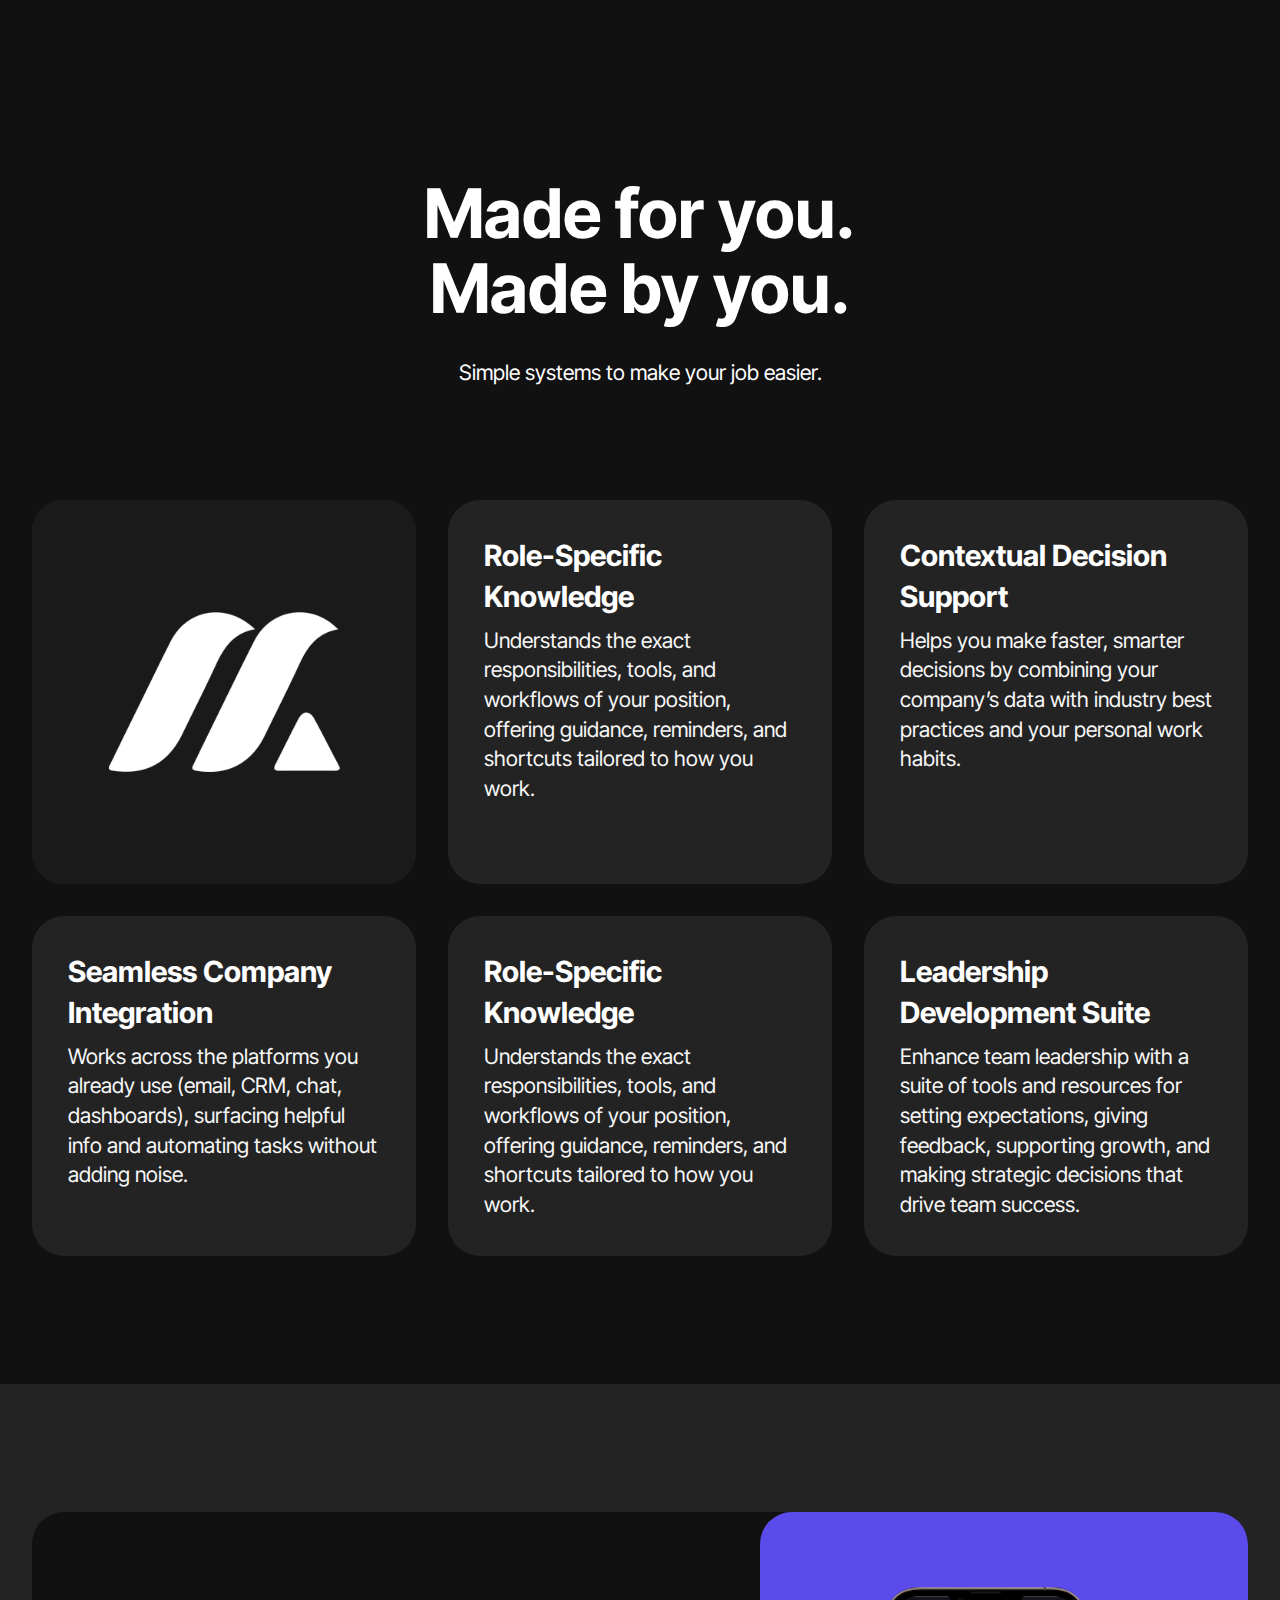
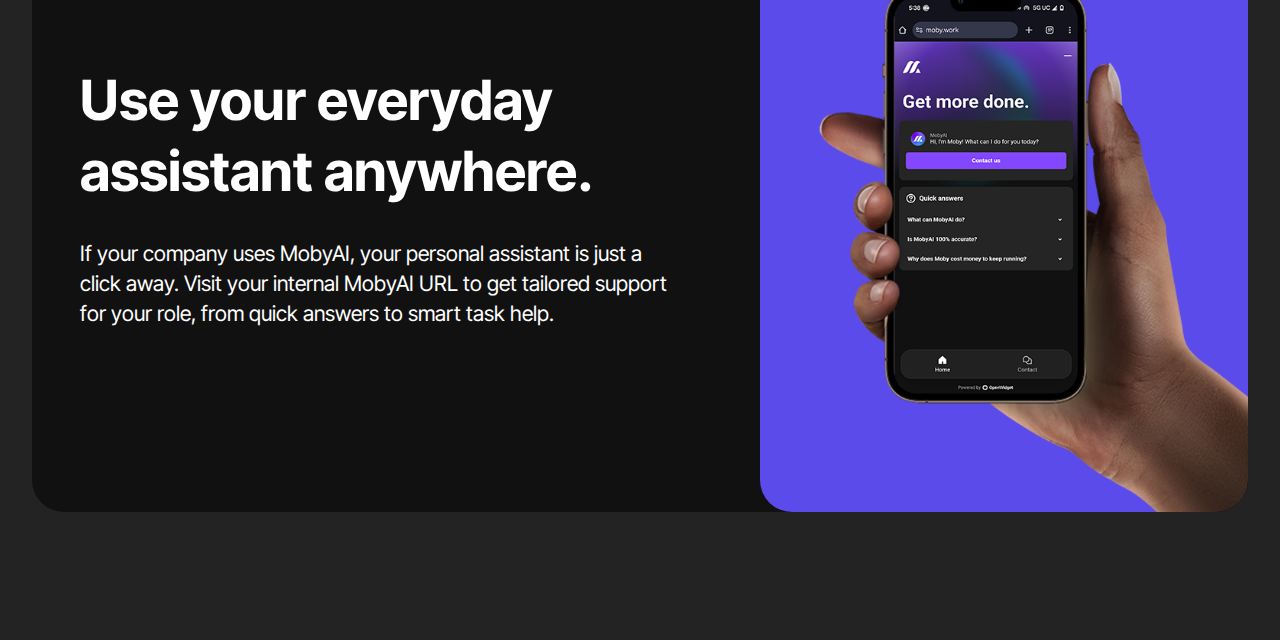
<file: MobyAI.html>
<!DOCTYPE html>
<html  >
<head>
  <meta charset="UTF-8">
  <meta http-equiv="X-UA-Compatible" content="IE=edge">
  <meta name="generator" content="Mobirise v6.0.6, mobirise.com">
  <meta name="viewport" content="width=device-width, initial-scale=1, minimum-scale=1">
  <link rel="shortcut icon" href="assets/images/comapny-headshot-1.png" type="image/x-icon">
  <meta name="description" content="">
  
  
  <title>MobyAI</title>
  <link rel="stylesheet" href="assets/bootstrap/css/bootstrap.min.css">
  <link rel="stylesheet" href="assets/bootstrap/css/bootstrap-grid.min.css">
  <link rel="stylesheet" href="assets/bootstrap/css/bootstrap-reboot.min.css">
  <link rel="stylesheet" href="assets/theme/css/style.css">
  <link rel="preload" href="https://fonts.googleapis.com/css?family=Inter+Tight:100,200,300,400,500,600,700,800,900,100i,200i,300i,400i,500i,600i,700i,800i,900i&display=swap" as="style" onload="this.onload=null;this.rel='stylesheet'">
  <noscript><link rel="stylesheet" href="https://fonts.googleapis.com/css?family=Inter+Tight:100,200,300,400,500,600,700,800,900,100i,200i,300i,400i,500i,600i,700i,800i,900i&display=swap"></noscript>
  <link rel="preload" as="style" href="assets/mobirise/css/mbr-additional.css?v=GKj900"><link rel="stylesheet" href="assets/mobirise/css/mbr-additional.css?v=GKj900" type="text/css">

  
  
  
</head>
<body>
  
  <section data-bs-version="5.1" class="header09 startm5 cid-uNsDYmdA2B" id="header09-3">	
    
	
	
	<div class="container-fluid">
		<div class="row">
			<div class="content-wrap col-12 col-md-8">
				<h1 class="mbr-section-title mbr-fonts-style mbr-white mb-4 display-1">
					<strong>Made for you.</strong><br><strong>Made by you.</strong></h1>
				
				<p class="mbr-fonts-style mbr-text mbr-white mb-4 display-7">
					Simple systems to make your job easier.
				</p>
				
			</div>
		</div>
	</div>
</section>

<section data-bs-version="5.1" class="features036 cid-uNsEnPHVqO" id="features036-6">
	

	
	

	<div class="container">
		


		<div class="row justify-content-center">
			<div class="item features-without-image col-12 col-md-12 col-lg-4 item-mb active">
				<div class="item-wrapper image-wrapper">
					<img class="w-100" src="assets/images/pfp.png" alt="Mobirise Website Builder" data-slide-to="0" data-bs-slide-to="0">
				</div>
			</div>

			<div class="item features-without-image col-12 col-md-12 col-lg-4 item-mb">
				<div class="item-wrapper">
					<div class="align-left item-content">
						
						<h5 class="card-title mbr-fonts-style display-5"><strong>Role-Specific Knowledge</strong></h5>
						<p class="card-text mbr-fonts-style display-7">
							Understands the exact responsibilities, tools, and workflows of your position, offering guidance, reminders, and shortcuts tailored to how you work.
						</p>
						
					</div>

				</div>
			</div>
			
			<div class="item features-without-image col-12 col-md-12 col-lg-4 item-mb">
				<div class="item-wrapper">
					<div class="align-left item-content">
						
						<h5 class="card-title mbr-fonts-style display-5"><strong>Contextual Decision Support</strong></h5>
						<p class="card-text mbr-fonts-style display-7">
							Helps you make faster, smarter decisions by combining your company’s data with industry best practices and your personal work habits.</p>
						
					</div>

				</div>
			</div><div class="item features-without-image col-12 col-md-12 col-lg-4 item-mb">
				<div class="item-wrapper">
					<div class="align-left item-content">
						
						<h5 class="card-title mbr-fonts-style display-5"><strong>Seamless Company Integration</strong></h5>
						<p class="card-text mbr-fonts-style display-7">
							Works across the platforms you already use (email, CRM, chat, dashboards), surfacing helpful info and automating tasks without adding noise.</p>
						
					</div>

				</div>
			</div>
			
			<div class="item features-without-image col-12 col-md-12 col-lg-4 item-mb">
				<div class="item-wrapper">
					<div class="align-left item-content">
						
						<h5 class="card-title mbr-fonts-style display-5"><strong>Role-Specific Knowledge</strong></h5>
						<p class="card-text mbr-fonts-style display-7">
							Understands the exact responsibilities, tools, and workflows of your position, offering guidance, reminders, and shortcuts tailored to how you work.</p>
						
					</div>

				</div>
			</div><div class="item features-without-image col-12 col-md-12 col-lg-4 item-mb">
				<div class="item-wrapper">
					<div class=" align-left item-content">
						
						<h5 class="card-title mbr-fonts-style display-5"><strong>Leadership Development Suite</strong></h5>
						<p class="card-text mbr-fonts-style display-7">
							Enhance team leadership with a suite of tools and resources for setting expectations, giving feedback, supporting growth, and making strategic decisions that drive team success.</p>
						
					</div>

				</div>
			</div>
		</div>
	</div>
</section>

<section data-bs-version="5.1" class="start article05 cid-uNsHJvGZtp" id="article05-8">
  

  
  

  <div class="container">
    <div class="row justify-content-center align-items-center">
      <div class="col-12">
        <div class="card-wrapper">
          <div class="row">
            <div class="col-12 col-md-12 col-lg-5 image-wrapper">
              <img class="w-100" src="assets/images/getmoredone.png" alt="">
            </div>
            <div class="col-12 col-lg col-md-12">
              <div class="text-wrapper align-left">
                <h1 class="mbr-section-title mbr-fonts-style mb-4 display-2"><strong>Use your everyday assistant anywhere.</strong></h1>
                <p class="mbr-text mbr-fonts-style mb-4 display-7">
                  If your company uses MobyAI, your personal assistant is just a click away. Visit your internal MobyAI URL to get tailored support for your role, from quick answers to smart task help.<br>
                </p>
                
              </div>
            </div>
          </div>
        </div>
      </div>
    </div>
  </div>
<script src="assets/bootstrap/js/bootstrap.bundle.min.js"></script>  <script src="assets/smoothscroll/smooth-scroll.js"></script>  <script src="assets/ytplayer/index.js"></script>  <script src="assets/theme/js/script.js"></script>  
  
  
</body>
</html>
</file>
<file: assets/theme/css/style.css>
@charset "UTF-8";
section {
  background-color: #ffffff;
}

body {
  font-style: normal;
  line-height: 1.5;
  font-weight: 400;
  color: #232323;
  position: relative;
}

button {
  background-color: transparent;
  border-color: transparent;
}

.embla__button,
.carousel-control {
  background-color: #edefea !important;
  opacity: 0.8 !important;
  color: #464845 !important;
  border-color: #edefea !important;
}

.carousel .close,
.modalWindow .close {
  background-color: #edefea !important;
  color: #464845 !important;
  border-color: #edefea !important;
  opacity: 0.8 !important;
}

.carousel .close:hover,
.modalWindow .close:hover {
  opacity: 1 !important;
}

.carousel-indicators li {
  background-color: #edefea !important;
  border: 2px solid #464845 !important;
}

.carousel-indicators li:hover,
.carousel-indicators li:active {
  opacity: 0.8 !important;
}

.embla__button:hover,
.carousel-control:hover {
  background-color: #edefea !important;
  opacity: 1 !important;
}

.modalWindow-video-container {
  height: 80%;
}

section,
.container,
.container-fluid {
  position: relative;
  word-wrap: break-word;
}

a.mbr-iconfont:hover {
  text-decoration: none;
}

.article .lead p,
.article .lead ul,
.article .lead ol,
.article .lead pre,
.article .lead blockquote {
  margin-bottom: 0;
}

a {
  font-style: normal;
  font-weight: 400;
  cursor: pointer;
}
a, a:hover {
  text-decoration: none;
}

.mbr-section-title {
  font-style: normal;
  line-height: 1.3;
}

.mbr-section-subtitle {
  line-height: 1.3;
}

.mbr-text {
  font-style: normal;
  line-height: 1.7;
}

h1,
h2,
h3,
h4,
h5,
h6,
.display-1,
.display-2,
.display-4,
.display-5,
.display-7,
span,
p,
a {
  line-height: 1;
  word-break: break-word;
  word-wrap: break-word;
  font-weight: 400;
}

b,
strong {
  font-weight: bold;
}

input:-webkit-autofill, input:-webkit-autofill:hover, input:-webkit-autofill:focus, input:-webkit-autofill:active {
  transition-delay: 9999s;
  -webkit-transition-property: background-color, color;
  transition-property: background-color, color;
}

textarea[type=hidden] {
  display: none;
}

section {
  background-position: 50% 50%;
  background-repeat: no-repeat;
  background-size: cover;
}
section .mbr-background-video,
section .mbr-background-video-preview {
  position: absolute;
  bottom: 0;
  left: 0;
  right: 0;
  top: 0;
}

.hidden {
  visibility: hidden;
}

.mbr-z-index20 {
  z-index: 20;
}

/*! Base colors */
.mbr-white {
  color: #ffffff;
}

.mbr-black {
  color: #111111;
}

.mbr-bg-white {
  background-color: #ffffff;
}

.mbr-bg-black {
  background-color: #000000;
}

/*! Text-aligns */
.align-left {
  text-align: left;
}

.align-center {
  text-align: center;
}

.align-right {
  text-align: right;
}

/*! Font-weight  */
.mbr-light {
  font-weight: 300;
}

.mbr-regular {
  font-weight: 400;
}

.mbr-semibold {
  font-weight: 500;
}

.mbr-bold {
  font-weight: 700;
}

/*! Media  */
.media-content {
  flex-basis: 100%;
}

.media-container-row {
  display: flex;
  flex-direction: row;
  flex-wrap: wrap;
  justify-content: center;
  align-content: center;
  align-items: start;
}
.media-container-row .media-size-item {
  width: 400px;
}

.media-container-column {
  display: flex;
  flex-direction: column;
  flex-wrap: wrap;
  justify-content: center;
  align-content: center;
  align-items: stretch;
}
.media-container-column > * {
  width: 100%;
}

@media (min-width: 992px) {
  .media-container-row {
    flex-wrap: nowrap;
  }
}
figure {
  margin-bottom: 0;
  overflow: hidden;
}

figure[mbr-media-size] {
  transition: width 0.1s;
}

img,
iframe {
  display: block;
  width: 100%;
}

.card {
  background-color: transparent;
  border: none;
}

.card-box {
  width: 100%;
}

.card-img {
  text-align: center;
  flex-shrink: 0;
  -webkit-flex-shrink: 0;
}

.media {
  max-width: 100%;
  margin: 0 auto;
}

.mbr-figure {
  align-self: center;
}

.media-container > div {
  max-width: 100%;
}

.mbr-figure img,
.card-img img {
  width: 100%;
}

@media (max-width: 991px) {
  .media-size-item {
    width: auto !important;
  }
  .media {
    width: auto;
  }
  .mbr-figure {
    width: 100% !important;
  }
}
/*! Buttons */
.mbr-section-btn {
  margin-left: -0.6rem;
  margin-right: -0.6rem;
  font-size: 0;
}

.btn {
  font-weight: 600;
  border-width: 1px;
  font-style: normal;
  margin: 0.6rem 0.6rem;
  white-space: normal;
  transition: all 0.2s ease-in-out;
  display: inline-flex;
  align-items: center;
  justify-content: center;
  word-break: break-word;
}

.btn-sm {
  font-weight: 600;
  letter-spacing: 0px;
  transition: all 0.3s ease-in-out;
}

.btn-md {
  font-weight: 600;
  letter-spacing: 0px;
  transition: all 0.3s ease-in-out;
}

.btn-lg {
  font-weight: 600;
  letter-spacing: 0px;
  transition: all 0.3s ease-in-out;
}

.btn-form {
  margin: 0;
}
.btn-form:hover {
  cursor: pointer;
}

nav .mbr-section-btn {
  margin-left: 0rem;
  margin-right: 0rem;
}

/*! Btn icon margin */
.btn .mbr-iconfont,
.btn.btn-sm .mbr-iconfont {
  order: 1;
  cursor: pointer;
  margin-left: 0.5rem;
  vertical-align: sub;
}

.btn.btn-md .mbr-iconfont,
.btn.btn-md .mbr-iconfont {
  margin-left: 0.8rem;
}

.mbr-regular {
  font-weight: 400;
}

.mbr-semibold {
  font-weight: 500;
}

.mbr-bold {
  font-weight: 700;
}

[type=submit] {
  -webkit-appearance: none;
}

/*! Full-screen */
.mbr-fullscreen .mbr-overlay {
  min-height: 100vh;
}

.mbr-fullscreen {
  display: flex;
  display: -moz-flex;
  display: -ms-flex;
  display: -o-flex;
  align-items: center;
  min-height: 100vh;
  padding-top: 3rem;
  padding-bottom: 3rem;
}

/*! Map */
.map {
  height: 25rem;
  position: relative;
}
.map iframe {
  width: 100%;
  height: 100%;
}

/*! Scroll to top arrow */
.mbr-arrow-up {
  bottom: 25px;
  right: 90px;
  position: fixed;
  text-align: right;
  z-index: 5000;
  color: #ffffff;
  font-size: 22px;
}

.mbr-arrow-up a {
  background: rgba(0, 0, 0, 0.2);
  border-radius: 50%;
  color: #fff;
  display: inline-block;
  height: 60px;
  width: 60px;
  border: 2px solid #fff;
  outline-style: none !important;
  position: relative;
  text-decoration: none;
  transition: all 0.3s ease-in-out;
  cursor: pointer;
  text-align: center;
}
.mbr-arrow-up a:hover {
  background-color: rgba(0, 0, 0, 0.4);
}
.mbr-arrow-up a i {
  line-height: 60px;
}

.mbr-arrow-up-icon {
  display: block;
  color: #fff;
}

.mbr-arrow-up-icon::before {
  content: "›";
  display: inline-block;
  font-family: serif;
  font-size: 22px;
  line-height: 1;
  font-style: normal;
  position: relative;
  top: 6px;
  left: -4px;
  transform: rotate(-90deg);
}

/*! Arrow Down */
.mbr-arrow {
  position: absolute;
  bottom: 45px;
  left: 50%;
  width: 60px;
  height: 60px;
  cursor: pointer;
  background-color: rgba(80, 80, 80, 0.5);
  border-radius: 50%;
  transform: translateX(-50%);
}
@media (max-width: 767px) {
  .mbr-arrow {
    display: none;
  }
}
.mbr-arrow > a {
  display: inline-block;
  text-decoration: none;
  outline-style: none;
  animation: arrowdown 1.7s ease-in-out infinite;
  color: #ffffff;
}
.mbr-arrow > a > i {
  position: absolute;
  top: -2px;
  left: 15px;
  font-size: 2rem;
}

#scrollToTop a i::before {
  content: "";
  position: absolute;
  display: block;
  border-bottom: 2.5px solid #fff;
  border-left: 2.5px solid #fff;
  width: 27.8%;
  height: 27.8%;
  left: 50%;
  top: 51%;
  transform: translateY(-30%) translateX(-50%) rotate(135deg);
}

@keyframes arrowdown {
  0% {
    transform: translateY(0px);
  }
  50% {
    transform: translateY(-5px);
  }
  100% {
    transform: translateY(0px);
  }
}
@media (max-width: 500px) {
  .mbr-arrow-up {
    left: 0;
    right: 0;
    text-align: center;
  }
}
/*Gradients animation*/
@keyframes gradient-animation {
  from {
    background-position: 0% 100%;
    animation-timing-function: ease-in-out;
  }
  to {
    background-position: 100% 0%;
    animation-timing-function: ease-in-out;
  }
}
.bg-gradient {
  background-size: 200% 200%;
  animation: gradient-animation 5s infinite alternate;
  -webkit-animation: gradient-animation 5s infinite alternate;
}

.menu .navbar-brand {
  display: -webkit-flex;
}
.menu .navbar-brand span {
  display: flex;
  display: -webkit-flex;
}
.menu .navbar-brand .navbar-caption-wrap {
  display: -webkit-flex;
}
.menu .navbar-brand .navbar-logo img {
  display: -webkit-flex;
  width: auto;
}
@media (min-width: 768px) and (max-width: 991px) {
  .menu .navbar-toggleable-sm .navbar-nav {
    display: -ms-flexbox;
  }
}
@media (max-width: 991px) {
  .menu .navbar-collapse {
    max-height: 93.5vh;
  }
  .menu .navbar-collapse.show {
    overflow: auto;
  }
}
@media (min-width: 992px) {
  .menu .navbar-nav.nav-dropdown {
    display: -webkit-flex;
  }
  .menu .navbar-toggleable-sm .navbar-collapse {
    display: -webkit-flex !important;
  }
  .menu .collapsed .navbar-collapse {
    max-height: 93.5vh;
  }
  .menu .collapsed .navbar-collapse.show {
    overflow: auto;
  }
}
@media (max-width: 767px) {
  .menu .navbar-collapse {
    max-height: 80vh;
  }
}

.nav-link .mbr-iconfont {
  margin-right: 0.5rem;
}

.navbar {
  display: -webkit-flex;
  -webkit-flex-wrap: wrap;
  -webkit-align-items: center;
  -webkit-justify-content: space-between;
}

.navbar-collapse {
  -webkit-flex-basis: 100%;
  -webkit-flex-grow: 1;
  -webkit-align-items: center;
}

.nav-dropdown .link {
  padding: 0.667em 1.667em !important;
  margin: 0 !important;
}

.nav {
  display: -webkit-flex;
  -webkit-flex-wrap: wrap;
}

.row {
  display: -webkit-flex;
  -webkit-flex-wrap: wrap;
}

.justify-content-center {
  -webkit-justify-content: center;
}

.form-inline {
  display: -webkit-flex;
}

.card-wrapper {
  -webkit-flex: 1;
}

.carousel-control {
  z-index: 10;
  display: -webkit-flex;
}

.carousel-controls {
  display: -webkit-flex;
}

.media {
  display: -webkit-flex;
}

.form-group:focus {
  outline: none;
}

.jq-selectbox__select {
  padding: 7px 0;
  position: relative;
}

.jq-selectbox__dropdown {
  overflow: hidden;
  border-radius: 10px;
  position: absolute;
  top: 100%;
  left: 0 !important;
  width: 100% !important;
}

.jq-selectbox__trigger-arrow {
  right: 0;
  transform: translateY(-50%);
}

.jq-selectbox li {
  padding: 1.07em 0.5em;
}

input[type=range] {
  padding-left: 0 !important;
  padding-right: 0 !important;
}

.modal-dialog,
.modal-content {
  height: 100%;
}

.modal-dialog .carousel-inner {
  height: calc(100vh - 1.75rem);
}
@media (max-width: 575px) {
  .modal-dialog .carousel-inner {
    height: calc(100vh - 1rem);
  }
}

.carousel-item {
  text-align: center;
}

.carousel-item img {
  margin: auto;
}

.navbar-toggler {
  align-self: flex-start;
  padding: 0.25rem 0.75rem;
  font-size: 1.25rem;
  line-height: 1;
  background: transparent;
  border: 1px solid transparent;
  border-radius: 0.25rem;
}

.navbar-toggler:focus,
.navbar-toggler:hover {
  text-decoration: none;
  box-shadow: none;
}

.navbar-toggler-icon {
  display: inline-block;
  width: 1.5em;
  height: 1.5em;
  vertical-align: middle;
  content: "";
  background: no-repeat center center;
  background-size: 100% 100%;
}

.navbar-toggler-left {
  position: absolute;
  left: 1rem;
}

.navbar-toggler-right {
  position: absolute;
  right: 1rem;
}

.card-img {
  width: auto;
}

.menu .navbar.collapsed:not(.beta-menu) {
  flex-direction: column;
}

.carousel-item.active,
.carousel-item-next,
.carousel-item-prev {
  display: flex;
}

.note-air-layout .dropup .dropdown-menu,
.note-air-layout .navbar-fixed-bottom .dropdown .dropdown-menu {
  bottom: initial !important;
}

html,
body {
  height: auto;
  min-height: 100vh;
}

.dropup .dropdown-toggle::after {
  display: none;
}

.form-asterisk {
  font-family: initial;
  position: absolute;
  top: -2px;
  font-weight: normal;
}

.form-control-label {
  position: relative;
  cursor: pointer;
  margin-bottom: 0.357em;
  padding: 0;
}

.alert {
  color: #ffffff;
  border-radius: 0;
  border: 0;
  font-size: 1.1rem;
  line-height: 1.5;
  margin-bottom: 1.875rem;
  padding: 1.25rem;
  position: relative;
  text-align: center;
}
.alert.alert-form::after {
  background-color: inherit;
  bottom: -7px;
  content: "";
  display: block;
  height: 14px;
  left: 50%;
  margin-left: -7px;
  position: absolute;
  transform: rotate(45deg);
  width: 14px;
}

.form-control {
  background-color: #ffffff;
  background-clip: border-box;
  color: #232323;
  line-height: 1rem !important;
  height: auto;
  padding: 1.2rem 2rem;
  transition: border-color 0.25s ease 0s;
  border: 1px solid transparent !important;
  border-radius: 4px;
  box-shadow: rgba(0, 0, 0, 0.07) 0px 1px 1px 0px, rgba(0, 0, 0, 0.07) 0px 1px 3px 0px, rgba(0, 0, 0, 0.03) 0px 0px 0px 1px;
}
.form-active .form-control:invalid {
  border-color: red;
}

.row > * {
  padding-right: 1rem;
  padding-left: 1rem;
}

form .row {
  margin-left: -0.6rem;
  margin-right: -0.6rem;
}
form .row [class*=col] {
  padding-left: 0.6rem;
  padding-right: 0.6rem;
}

form .mbr-section-btn {
  padding-left: 0.6rem;
  padding-right: 0.6rem;
}

form .form-check-input {
  margin-top: 0.5;
}

textarea.form-control {
  line-height: 1.5rem !important;
}

.form-group {
  margin-bottom: 1.2rem;
}

.form-control,
form .btn {
  min-height: 48px;
}

.gdpr-block label span.textGDPR input[name=gdpr] {
  top: 7px;
}

.form-control:focus {
  box-shadow: none;
}

:focus {
  outline: none;
}

.mbr-overlay {
  background-color: #000;
  bottom: 0;
  left: 0;
  opacity: 0.5;
  position: absolute;
  right: 0;
  top: 0;
  z-index: 0;
  pointer-events: none;
}

blockquote {
  font-style: italic;
  padding: 3rem;
  font-size: 1.09rem;
  position: relative;
  border-left: 3px solid;
}

ul,
ol,
pre,
blockquote {
  margin-bottom: 2.3125rem;
}

.mt-4 {
  margin-top: 2rem !important;
}

.mb-4 {
  margin-bottom: 2rem !important;
}

.container,
.container-fluid {
  padding-left: 16px;
  padding-right: 16px;
}

.row {
  margin-left: -16px;
  margin-right: -16px;
}
.row > [class*=col] {
  padding-left: 16px;
  padding-right: 16px;
}

@media (min-width: 992px) {
  .container-fluid {
    padding-left: 32px;
    padding-right: 32px;
  }
}
@media (max-width: 991px) {
  .mbr-container {
    padding-left: 16px;
    padding-right: 16px;
  }
}
.app-video-wrapper > img {
  opacity: 1;
}

.app-video-wrapper {
  background: transparent;
}

.item {
  position: relative;
}

.dropdown-menu .dropdown-menu {
  left: 100%;
}

.dropdown-item + .dropdown-menu {
  display: none;
}

.dropdown-item:hover + .dropdown-menu,
.dropdown-menu:hover {
  display: block;
}

@media (min-aspect-ratio: 16/9) {
  .mbr-video-foreground {
    height: 300% !important;
    top: -100% !important;
  }
}
@media (max-aspect-ratio: 16/9) {
  .mbr-video-foreground {
    width: 300% !important;
    left: -100% !important;
  }
}.engine {
	position: absolute;
	text-indent: -2400px;
	text-align: center;
	padding: 0;
	top: 0;
	left: -2400px;
}
</file>
<file: assets/mobirise/css/mbr-additional.css>
.btn {
  border-width: 2px;
}
img,
.card-wrap,
.card-wrapper,
.video-wrapper,
.mbr-figure iframe,
.google-map iframe,
.slide-content,
.plan,
.card,
.item-wrapper {
  border-radius: 2rem !important;
}
.video-wrapper {
  overflow: hidden;
}
body {
  font-family: Inter Tight;
}
.display-1 {
  font-family: 'Inter Tight', sans-serif;
  font-size: 5rem;
  line-height: 1;
}
.display-1 > .mbr-iconfont {
  font-size: 6.25rem;
}
.display-2 {
  font-family: 'Inter Tight', sans-serif;
  font-size: 4rem;
  line-height: 1;
}
.display-2 > .mbr-iconfont {
  font-size: 5rem;
}
.display-4 {
  font-family: 'Inter Tight', sans-serif;
  font-size: 1.4rem;
  line-height: 1.5;
}
.display-4 > .mbr-iconfont {
  font-size: 1.75rem;
}
.display-5 {
  font-family: 'Inter Tight', sans-serif;
  font-size: 2rem;
  line-height: 1.5;
}
.display-5 > .mbr-iconfont {
  font-size: 2.5rem;
}
.display-7 {
  font-family: 'Inter Tight', sans-serif;
  font-size: 1.4rem;
  line-height: 1.3;
}
.display-7 > .mbr-iconfont {
  font-size: 1.75rem;
}
/* ---- Fluid typography for mobile devices ---- */
/* 1.4 - font scale ratio ( bootstrap == 1.42857 ) */
/* 100vw - current viewport width */
/* (48 - 20)  48 == 48rem == 768px, 20 == 20rem == 320px(minimal supported viewport) */
/* 0.65 - min scale variable, may vary */
@media (max-width: 992px) {
  .display-1 {
    font-size: 4rem;
  }
}
@media (max-width: 768px) {
  .display-1 {
    font-size: 3.5rem;
    font-size: calc( 2.4rem + (5 - 2.4) * ((100vw - 20rem) / (48 - 20)));
    line-height: calc( 1.1 * (2.4rem + (5 - 2.4) * ((100vw - 20rem) / (48 - 20))));
  }
  .display-2 {
    font-size: 3.2rem;
    font-size: calc( 2.05rem + (4 - 2.05) * ((100vw - 20rem) / (48 - 20)));
    line-height: calc( 1.3 * (2.05rem + (4 - 2.05) * ((100vw - 20rem) / (48 - 20))));
  }
  .display-4 {
    font-size: 1.12rem;
    font-size: calc( 1.14rem + (1.4 - 1.14) * ((100vw - 20rem) / (48 - 20)));
    line-height: calc( 1.4 * (1.14rem + (1.4 - 1.14) * ((100vw - 20rem) / (48 - 20))));
  }
  .display-5 {
    font-size: 1.6rem;
    font-size: calc( 1.35rem + (2 - 1.35) * ((100vw - 20rem) / (48 - 20)));
    line-height: calc( 1.4 * (1.35rem + (2 - 1.35) * ((100vw - 20rem) / (48 - 20))));
  }
  .display-7 {
    font-size: 1.12rem;
    font-size: calc( 1.14rem + (1.4 - 1.14) * ((100vw - 20rem) / (48 - 20)));
    line-height: calc( 1.4 * (1.14rem + (1.4 - 1.14) * ((100vw - 20rem) / (48 - 20))));
  }
}
@media (min-width: 992px) and (max-width: 1400px) {
  .display-1 {
    font-size: 3.5rem;
    font-size: calc( 2.4rem + (5 - 2.4) * ((100vw - 62rem) / (87 - 62)));
    line-height: calc( 1.1 * (2.4rem + (5 - 2.4) * ((100vw - 62rem) / (87 - 62))));
  }
  .display-2 {
    font-size: 3.2rem;
    font-size: calc( 2.05rem + (4 - 2.05) * ((100vw - 62rem) / (87 - 62)));
    line-height: calc( 1.3 * (2.05rem + (4 - 2.05) * ((100vw - 62rem) / (87 - 62))));
  }
  .display-4 {
    font-size: 1.12rem;
    font-size: calc( 1.14rem + (1.4 - 1.14) * ((100vw - 62rem) / (87 - 62)));
    line-height: calc( 1.4 * (1.14rem + (1.4 - 1.14) * ((100vw - 62rem) / (87 - 62))));
  }
  .display-5 {
    font-size: 1.6rem;
    font-size: calc( 1.35rem + (2 - 1.35) * ((100vw - 62rem) / (87 - 62)));
    line-height: calc( 1.4 * (1.35rem + (2 - 1.35) * ((100vw - 62rem) / (87 - 62))));
  }
  .display-7 {
    font-size: 1.12rem;
    font-size: calc( 1.14rem + (1.4 - 1.14) * ((100vw - 62rem) / (87 - 62)));
    line-height: calc( 1.4 * (1.14rem + (1.4 - 1.14) * ((100vw - 62rem) / (87 - 62))));
  }
}
/* Buttons */
.btn {
  padding: 1.25rem 2rem;
  border-radius: 4px;
}
@media (max-width: 767px) {
  .btn {
    padding: 0.75rem 1.5rem;
  }
}
.btn-sm {
  padding: 0.6rem 1.2rem;
  border-radius: 4px;
}
.btn-md {
  padding: 0.6rem 1.2rem;
  border-radius: 4px;
}
.btn-lg {
  padding: 1.25rem 2rem;
  border-radius: 4px;
}
.bg-primary {
  background-color: #9fe870 !important;
}
.bg-success {
  background-color: #3a341c !important;
}
.bg-info {
  background-color: #320707 !important;
}
.bg-warning {
  background-color: #a0e2e1 !important;
}
.bg-danger {
  background-color: #ffea64 !important;
}
.btn-primary,
.btn-primary:active {
  background-color: #9fe870 !important;
  border-color: #9fe870 !important;
  color: #264d0c !important;
  box-shadow: none;
}
.btn-primary:hover,
.btn-primary:focus,
.btn-primary.focus,
.btn-primary.active {
  color: inherit;
  background-color: #bcef9c !important;
  border-color: #bcef9c !important;
  box-shadow: none;
}
.btn-primary.disabled,
.btn-primary:disabled {
  color: #264d0c !important;
  background-color: #bcef9c !important;
  border-color: #bcef9c !important;
}
.btn-secondary,
.btn-secondary:active {
  background-color: #ffd7ef !important;
  border-color: #ffd7ef !important;
  color: #d70081 !important;
  box-shadow: none;
}
.btn-secondary:hover,
.btn-secondary:focus,
.btn-secondary.focus,
.btn-secondary.active {
  color: inherit;
  background-color: #ffffff !important;
  border-color: #ffffff !important;
  box-shadow: none;
}
.btn-secondary.disabled,
.btn-secondary:disabled {
  color: #d70081 !important;
  background-color: #ffffff !important;
  border-color: #ffffff !important;
}
.btn-info,
.btn-info:active {
  background-color: #320707 !important;
  border-color: #320707 !important;
  color: #ffffff !important;
  box-shadow: none;
}
.btn-info:hover,
.btn-info:focus,
.btn-info.focus,
.btn-info.active {
  color: inherit;
  background-color: #5f0d0d !important;
  border-color: #5f0d0d !important;
  box-shadow: none;
}
.btn-info.disabled,
.btn-info:disabled {
  color: #ffffff !important;
  background-color: #5f0d0d !important;
  border-color: #5f0d0d !important;
}
.btn-success,
.btn-success:active {
  background-color: #3a341c !important;
  border-color: #3a341c !important;
  color: #ffffff !important;
  box-shadow: none;
}
.btn-success:hover,
.btn-success:focus,
.btn-success.focus,
.btn-success.active {
  color: inherit;
  background-color: #5c532d !important;
  border-color: #5c532d !important;
  box-shadow: none;
}
.btn-success.disabled,
.btn-success:disabled {
  color: #ffffff !important;
  background-color: #5c532d !important;
  border-color: #5c532d !important;
}
.btn-warning,
.btn-warning:active {
  background-color: #a0e2e1 !important;
  border-color: #a0e2e1 !important;
  color: #1f6463 !important;
  box-shadow: none;
}
.btn-warning:hover,
.btn-warning:focus,
.btn-warning.focus,
.btn-warning.active {
  color: inherit;
  background-color: #c7eeed !important;
  border-color: #c7eeed !important;
  box-shadow: none;
}
.btn-warning.disabled,
.btn-warning:disabled {
  color: #1f6463 !important;
  background-color: #c7eeed !important;
  border-color: #c7eeed !important;
}
.btn-danger,
.btn-danger:active {
  background-color: #ffea64 !important;
  border-color: #ffea64 !important;
  color: #645600 !important;
  box-shadow: none;
}
.btn-danger:hover,
.btn-danger:focus,
.btn-danger.focus,
.btn-danger.active {
  color: inherit;
  background-color: #fff197 !important;
  border-color: #fff197 !important;
  box-shadow: none;
}
.btn-danger.disabled,
.btn-danger:disabled {
  color: #645600 !important;
  background-color: #fff197 !important;
  border-color: #fff197 !important;
}
.btn-white,
.btn-white:active {
  background-color: #eff0ec !important;
  border-color: #eff0ec !important;
  color: #757b62 !important;
  box-shadow: none;
}
.btn-white:hover,
.btn-white:focus,
.btn-white.focus,
.btn-white.active {
  color: inherit;
  background-color: #ffffff !important;
  border-color: #ffffff !important;
  box-shadow: none;
}
.btn-white.disabled,
.btn-white:disabled {
  color: #757b62 !important;
  background-color: #ffffff !important;
  border-color: #ffffff !important;
}
.btn-black,
.btn-black:active {
  background-color: #232323 !important;
  border-color: #232323 !important;
  color: #ffffff !important;
  box-shadow: none;
}
.btn-black:hover,
.btn-black:focus,
.btn-black.focus,
.btn-black.active {
  color: inherit;
  background-color: #3d3d3d !important;
  border-color: #3d3d3d !important;
  box-shadow: none;
}
.btn-black.disabled,
.btn-black:disabled {
  color: #ffffff !important;
  background-color: #3d3d3d !important;
  border-color: #3d3d3d !important;
}
.btn-primary-outline,
.btn-primary-outline:active {
  background-color: transparent !important;
  border-color: #9fe870;
  color: #9fe870;
}
.btn-primary-outline:hover,
.btn-primary-outline:focus,
.btn-primary-outline.focus,
.btn-primary-outline.active {
  color: #6ddc25 !important;
  background-color: transparent !important;
  border-color: #6ddc25 !important;
  box-shadow: none !important;
}
.btn-primary-outline.disabled,
.btn-primary-outline:disabled {
  color: #264d0c !important;
  background-color: #9fe870 !important;
  border-color: #9fe870 !important;
}
.btn-secondary-outline,
.btn-secondary-outline:active {
  background-color: transparent !important;
  border-color: #ffd7ef;
  color: #ffd7ef;
}
.btn-secondary-outline:hover,
.btn-secondary-outline:focus,
.btn-secondary-outline.focus,
.btn-secondary-outline.active {
  color: #ff80cc !important;
  background-color: transparent !important;
  border-color: #ff80cc !important;
  box-shadow: none !important;
}
.btn-secondary-outline.disabled,
.btn-secondary-outline:disabled {
  color: #d70081 !important;
  background-color: #ffd7ef !important;
  border-color: #ffd7ef !important;
}
.btn-info-outline,
.btn-info-outline:active {
  background-color: transparent !important;
  border-color: #320707;
  color: #320707;
}
.btn-info-outline:hover,
.btn-info-outline:focus,
.btn-info-outline.focus,
.btn-info-outline.active {
  color: #000000 !important;
  background-color: transparent !important;
  border-color: #000000 !important;
  box-shadow: none !important;
}
.btn-info-outline.disabled,
.btn-info-outline:disabled {
  color: #ffffff !important;
  background-color: #320707 !important;
  border-color: #320707 !important;
}
.btn-success-outline,
.btn-success-outline:active {
  background-color: transparent !important;
  border-color: #3a341c;
  color: #3a341c;
}
.btn-success-outline:hover,
.btn-success-outline:focus,
.btn-success-outline.focus,
.btn-success-outline.active {
  color: #000000 !important;
  background-color: transparent !important;
  border-color: #000000 !important;
  box-shadow: none !important;
}
.btn-success-outline.disabled,
.btn-success-outline:disabled {
  color: #ffffff !important;
  background-color: #3a341c !important;
  border-color: #3a341c !important;
}
.btn-warning-outline,
.btn-warning-outline:active {
  background-color: transparent !important;
  border-color: #a0e2e1;
  color: #a0e2e1;
}
.btn-warning-outline:hover,
.btn-warning-outline:focus,
.btn-warning-outline.focus,
.btn-warning-outline.active {
  color: #5ececc !important;
  background-color: transparent !important;
  border-color: #5ececc !important;
  box-shadow: none !important;
}
.btn-warning-outline.disabled,
.btn-warning-outline:disabled {
  color: #1f6463 !important;
  background-color: #a0e2e1 !important;
  border-color: #a0e2e1 !important;
}
.btn-danger-outline,
.btn-danger-outline:active {
  background-color: transparent !important;
  border-color: #ffea64;
  color: #ffea64;
}
.btn-danger-outline:hover,
.btn-danger-outline:focus,
.btn-danger-outline.focus,
.btn-danger-outline.active {
  color: #ffde0d !important;
  background-color: transparent !important;
  border-color: #ffde0d !important;
  box-shadow: none !important;
}
.btn-danger-outline.disabled,
.btn-danger-outline:disabled {
  color: #645600 !important;
  background-color: #ffea64 !important;
  border-color: #ffea64 !important;
}
.btn-black-outline,
.btn-black-outline:active {
  background-color: transparent !important;
  border-color: #232323;
  color: #232323;
}
.btn-black-outline:hover,
.btn-black-outline:focus,
.btn-black-outline.focus,
.btn-black-outline.active {
  color: #000000 !important;
  background-color: transparent !important;
  border-color: #000000 !important;
  box-shadow: none !important;
}
.btn-black-outline.disabled,
.btn-black-outline:disabled {
  color: #ffffff !important;
  background-color: #232323 !important;
  border-color: #232323 !important;
}
.btn-white-outline,
.btn-white-outline:active {
  background-color: transparent !important;
  border-color: #fafafa;
  color: #fafafa;
}
.btn-white-outline:hover,
.btn-white-outline:focus,
.btn-white-outline.focus,
.btn-white-outline.active {
  color: #cfcfcf !important;
  background-color: transparent !important;
  border-color: #cfcfcf !important;
  box-shadow: none !important;
}
.btn-white-outline.disabled,
.btn-white-outline:disabled {
  color: #7a7a7a !important;
  background-color: #fafafa !important;
  border-color: #fafafa !important;
}
.text-primary {
  color: #9fe870 !important;
}
.text-secondary {
  color: #ffd7ef !important;
}
.text-success {
  color: #3a341c !important;
}
.text-info {
  color: #320707 !important;
}
.text-warning {
  color: #a0e2e1 !important;
}
.text-danger {
  color: #ffea64 !important;
}
.text-white {
  color: #fafafa !important;
}
.text-black {
  color: #232323 !important;
}
a.text-primary:hover,
a.text-primary:focus,
a.text-primary.active {
  color: #66d022 !important;
}
a.text-secondary:hover,
a.text-secondary:focus,
a.text-secondary.active {
  color: #ff71c6 !important;
}
a.text-success:hover,
a.text-success:focus,
a.text-success.active {
  color: #000000 !important;
}
a.text-info:hover,
a.text-info:focus,
a.text-info.active {
  color: #000000 !important;
}
a.text-warning:hover,
a.text-warning:focus,
a.text-warning.active {
  color: #52cac8 !important;
}
a.text-danger:hover,
a.text-danger:focus,
a.text-danger.active {
  color: #fddb00 !important;
}
a.text-white:hover,
a.text-white:focus,
a.text-white.active {
  color: #c7c7c7 !important;
}
a.text-black:hover,
a.text-black:focus,
a.text-black.active {
  color: #000000 !important;
}
a[class*="text-"]:not(.nav-link):not(.dropdown-item):not([role]):not(.navbar-caption) {
  position: relative;
  background-image: transparent;
  background-size: 10000px 2px;
  background-repeat: no-repeat;
  background-position: 0px 1.2em;
  background-position: -10000px 1.2em;
}
a[class*="text-"]:not(.nav-link):not(.dropdown-item):not([role]):not(.navbar-caption):hover {
  transition: background-position 2s ease-in-out;
  background-image: linear-gradient(currentColor 50%, currentColor 50%);
  background-position: 0px 1.2em;
}
.nav-tabs .nav-link.active {
  color: #9fe870;
}
.nav-tabs .nav-link:not(.active) {
  color: #232323;
}
.alert-success {
  background-color: #70c770;
}
.alert-info {
  background-color: #320707;
}
.alert-warning {
  background-color: #a0e2e1;
}
.alert-danger {
  background-color: #ffea64;
}
.mbr-section-btn .btn:not(.btn-form) {
  border-radius: 100px;
}
.mbr-gallery-filter li a {
  border-radius: 100px !important;
}
.mbr-gallery-filter li.active .btn {
  background-color: #9fe870;
  border-color: #9fe870;
  color: #306310;
}
.mbr-gallery-filter li.active .btn:focus {
  box-shadow: none;
}
.nav-tabs .nav-link {
  border-radius: 100px !important;
}
a,
a:hover {
  color: #9fe870;
}
.mbr-plan-header.bg-primary .mbr-plan-subtitle,
.mbr-plan-header.bg-primary .mbr-plan-price-desc {
  color: #ffffff;
}
.mbr-plan-header.bg-success .mbr-plan-subtitle,
.mbr-plan-header.bg-success .mbr-plan-price-desc {
  color: #c0b27c;
}
.mbr-plan-header.bg-info .mbr-plan-subtitle,
.mbr-plan-header.bg-info .mbr-plan-price-desc {
  color: #f3abab;
}
.mbr-plan-header.bg-warning .mbr-plan-subtitle,
.mbr-plan-header.bg-warning .mbr-plan-price-desc {
  color: #ffffff;
}
.mbr-plan-header.bg-danger .mbr-plan-subtitle,
.mbr-plan-header.bg-danger .mbr-plan-price-desc {
  color: #ffffff;
}
/* Scroll to top button*/
.scrollToTop_wraper {
  display: none;
}
.form-control {
  font-family: 'Inter Tight', sans-serif;
  font-size: 1.4rem;
  line-height: 1.3;
  font-weight: 400;
  border-radius: 40px !important;
}
.form-control > .mbr-iconfont {
  font-size: 1.75rem;
}
.form-control:hover,
.form-control:focus {
  box-shadow: rgba(0, 0, 0, 0.07) 0px 1px 1px 0px, rgba(0, 0, 0, 0.07) 0px 1px 3px 0px, rgba(0, 0, 0, 0.03) 0px 0px 0px 1px;
  border-color: #9fe870 !important;
}
.form-control:-webkit-input-placeholder {
  font-family: 'Inter Tight', sans-serif;
  font-size: 1.4rem;
  line-height: 1.3;
  font-weight: 400;
}
.form-control:-webkit-input-placeholder > .mbr-iconfont {
  font-size: 1.75rem;
}
blockquote {
  border-color: #9fe870;
}
/* Forms */
.mbr-form .input-group-btn .btn {
  border-radius: 100px !important;
}
.mbr-form .input-group-btn .btn:hover {
  box-shadow: 0 10px 40px 0 rgba(0, 0, 0, 0.2);
}
.mbr-form .input-group-btn button[type="submit"] {
  border-radius: 100px !important;
  padding: 1rem 3rem;
}
.mbr-form .input-group-btn button[type="submit"]:hover {
  box-shadow: 0 10px 40px 0 rgba(0, 0, 0, 0.2);
}
.jq-selectbox li:hover,
.jq-selectbox li.selected {
  background-color: #9fe870;
  color: #000000;
}
.jq-number__spin {
  transition: 0.25s ease;
}
.jq-number__spin:hover {
  border-color: #9fe870;
}
.jq-selectbox .jq-selectbox__trigger-arrow,
.jq-number__spin.minus:after,
.jq-number__spin.plus:after {
  transition: 0.4s;
  border-top-color: #232323;
  border-bottom-color: #232323;
}
.jq-selectbox:hover .jq-selectbox__trigger-arrow,
.jq-number__spin.minus:hover:after,
.jq-number__spin.plus:hover:after {
  border-top-color: #9fe870;
  border-bottom-color: #9fe870;
}
.xdsoft_datetimepicker .xdsoft_calendar td.xdsoft_default,
.xdsoft_datetimepicker .xdsoft_calendar td.xdsoft_current,
.xdsoft_datetimepicker .xdsoft_timepicker .xdsoft_time_box > div > div.xdsoft_current {
  color: #000000 !important;
  background-color: #9fe870 !important;
  box-shadow: none !important;
}
.xdsoft_datetimepicker .xdsoft_calendar td:hover,
.xdsoft_datetimepicker .xdsoft_timepicker .xdsoft_time_box > div > div:hover {
  color: #000000 !important;
  background: #ffd7ef !important;
  box-shadow: none !important;
}
.lazy-bg {
  background-image: none !important;
}
.lazy-placeholder:not(section),
.lazy-none {
  display: block;
  position: relative;
  padding-bottom: 56.25%;
  width: 100%;
  height: auto;
}
iframe.lazy-placeholder,
.lazy-placeholder:after {
  content: '';
  position: absolute;
  width: 200px;
  height: 200px;
  background: transparent no-repeat center;
  background-size: contain;
  top: 50%;
  left: 50%;
  transform: translateX(-50%) translateY(-50%);
  background-image: url("data:image/svg+xml;charset=UTF-8,%3csvg width='32' height='32' viewBox='0 0 64 64' xmlns='http://www.w3.org/2000/svg' stroke='%239fe870' %3e%3cg fill='none' fill-rule='evenodd'%3e%3cg transform='translate(16 16)' stroke-width='2'%3e%3ccircle stroke-opacity='.5' cx='16' cy='16' r='16'/%3e%3cpath d='M32 16c0-9.94-8.06-16-16-16'%3e%3canimateTransform attributeName='transform' type='rotate' from='0 16 16' to='360 16 16' dur='1s' repeatCount='indefinite'/%3e%3c/path%3e%3c/g%3e%3c/g%3e%3c/svg%3e");
}
section.lazy-placeholder:after {
  opacity: 0.5;
}
body {
  overflow-x: hidden;
}
a {
  transition: color 0.6s;
}
@media (max-width: 1400px) {
  .container {
    max-width: 100%;
  }
}
@media (max-width: 1400px) and (min-width: 768px) {
  .container {
    padding-left: 32px;
    padding-right: 32px;
  }
}
@media (max-width: 1400px) and (min-width: 768px) {
  .container-fluid {
    padding-left: 32px;
    padding-right: 32px;
  }
}
@media (max-width: 767px) {
  .container-fluid {
    padding-left: 16px;
    padding-right: 16px;
  }
}
.cid-uNsw54qSRV {
  padding-top: 6rem;
  padding-bottom: 6rem;
  background-color: #ffffff;
}
.cid-uNsw54qSRV .item-subtitle {
  line-height: 1.2;
  color: #232323;
  text-align: center;
}
.cid-uNsw54qSRV img,
.cid-uNsw54qSRV .item-img {
  width: 100%;
  height: 100%;
  height: 300px;
  object-fit: cover;
}
.cid-uNsw54qSRV .item:focus,
.cid-uNsw54qSRV span:focus {
  outline: none;
}
.cid-uNsw54qSRV .item {
  margin-bottom: 2rem;
}
@media (max-width: 767px) {
  .cid-uNsw54qSRV .item {
    margin-bottom: 1rem;
  }
}
.cid-uNsw54qSRV .item-wrapper {
  position: relative;
  border-radius: 4px;
  height: 100%;
  display: flex;
  flex-flow: column nowrap;
}
.cid-uNsw54qSRV .mbr-section-title {
  color: #232323;
}
.cid-uNsw54qSRV .mbr-text,
.cid-uNsw54qSRV .mbr-section-btn {
  color: #232323;
  text-align: center;
}
.cid-uNsw54qSRV .item-title {
  color: #232323;
  text-align: center;
}
.cid-uNsw54qSRV .content-head {
  max-width: 800px;
}
.cid-uNsC2FF7wn {
  padding-top: 0rem;
  padding-bottom: 8rem;
  background-color: #ffffff;
}
.cid-uNsC2FF7wn .mbr-fallback-image.disabled {
  display: none;
}
.cid-uNsC2FF7wn .mbr-fallback-image {
  display: block;
  background-size: cover;
  background-position: center center;
  width: 100%;
  height: 100%;
  position: absolute;
  top: 0;
}
@media (max-width: 991px) {
  .cid-uNsC2FF7wn .image-wrapper {
    margin-bottom: 1rem;
  }
}
.cid-uNsC2FF7wn .row {
  align-items: center;
}
@media (max-width: 991px) {
  .cid-uNsC2FF7wn .image-wrapper {
    padding: 1rem;
  }
}
@media (min-width: 992px) {
  .cid-uNsC2FF7wn .text-wrapper {
    padding: 0 2rem;
  }
}
.cid-uNsC2FF7wn .mbr-section-title {
  color: #000000;
}
.cid-uNsC2FF7wn .mbr-text,
.cid-uNsC2FF7wn .mbr-section-btn {
  color: #000000;
}
.cid-uNsDYmdA2B {
  display: flex;
  padding-top: 6rem;
  padding-bottom: 0rem;
  background-color: #111111;
}
.cid-uNsDYmdA2B .mbr-fallback-image.disabled {
  display: none;
}
.cid-uNsDYmdA2B .mbr-fallback-image {
  display: block;
  background-size: cover;
  background-position: center center;
  width: 100%;
  height: 100%;
  position: absolute;
  top: 0;
}
.cid-uNsDYmdA2B .content-wrap {
  padding: 5rem 1rem;
}
@media (min-width: 992px) {
  .cid-uNsDYmdA2B .content-wrap {
    padding: 5rem 3rem;
  }
}
@media (min-width: 768px) {
  .cid-uNsDYmdA2B {
    align-items: center;
  }
  .cid-uNsDYmdA2B .row {
    justify-content: center;
  }
}
@media (max-width: 991px) and (min-width: 768px) {
  .cid-uNsDYmdA2B .content-wrap {
    min-width: 50%;
  }
}
@media (max-width: 767px) {
  .cid-uNsDYmdA2B {
    -webkit-align-items: center;
    align-items: center;
  }
  .cid-uNsDYmdA2B .mbr-row {
    -webkit-justify-content: center;
    justify-content: center;
  }
  .cid-uNsDYmdA2B .content-wrap {
    width: 100%;
  }
}
.cid-uNsDYmdA2B .mbr-section-title {
  text-align: center;
}
.cid-uNsDYmdA2B .mbr-text,
.cid-uNsDYmdA2B .mbr-section-btn {
  text-align: center;
}
.cid-uNsEnPHVqO {
  padding-top: 0rem;
  padding-bottom: 6rem;
  background-color: #111111;
}
.cid-uNsEnPHVqO .mbr-fallback-image.disabled {
  display: none;
}
.cid-uNsEnPHVqO .mbr-fallback-image {
  display: block;
  background-size: cover;
  background-position: center center;
  width: 100%;
  height: 100%;
  position: absolute;
  top: 0;
}
.cid-uNsEnPHVqO .mbr-description {
  text-align: left;
}
.cid-uNsEnPHVqO .item-wrapper {
  background: #232323;
  padding: 2.25rem;
  height: 100%;
  display: flex;
  flex-direction: column;
}
@media (max-width: 767px) {
  .cid-uNsEnPHVqO .item-wrapper {
    padding: 2rem 1.5rem;
  }
}
@media (min-width: 992px) and (max-width: 1200px) {
  .cid-uNsEnPHVqO .item-wrapper {
    padding: 2rem 1.5rem;
  }
}
.cid-uNsEnPHVqO .card-title,
.cid-uNsEnPHVqO .iconfont-wrapper {
  color: #ffffff;
}
.cid-uNsEnPHVqO .card-text {
  color: #000000;
}
.cid-uNsEnPHVqO .mbr-section-title {
  color: #000000;
  text-align: center;
}
.cid-uNsEnPHVqO .mbr-number {
  color: #9fe870;
}
.cid-uNsEnPHVqO .mbr-text,
.cid-uNsEnPHVqO .mbr-section-btn {
  text-align: center;
}
.cid-uNsEnPHVqO .card-text,
.cid-uNsEnPHVqO .item .mbr-section-btn {
  text-align: left;
  color: #f7f7f7;
}
.cid-uNsEnPHVqO .mbr-section-btn {
  margin-top: 1rem;
}
.cid-uNsEnPHVqO .image-wrapper {
  margin-bottom: 0rem;
  padding: 0rem;
}
@media (max-width: 767px) {
  .cid-uNsEnPHVqO .image-wrapper {
    padding: 0rem 0rem;
    margin-bottom: 0rem;
  }
}
@media (min-width: 992px) and (max-width: 1200px) {
  .cid-uNsEnPHVqO .image-wrapper {
    padding: 0rem 0rem;
    margin-bottom: 0rem;
  }
}
.cid-uNsEnPHVqO .image-wrapper img {
  height: 100%;
  object-fit: cover;
}
.cid-uNsEnPHVqO .item-mb {
  margin-bottom: 2rem;
}
@media (max-width: 767px) {
  .cid-uNsEnPHVqO .item-mb {
    margin-bottom: 1rem;
  }
}
.cid-uNsEnPHVqO .card-title {
  text-align: left;
}
.cid-uNsEnPHVqO .item-content {
  display: flex;
  flex-direction: column;
  height: 100%;
}
.cid-uNsEnPHVqO .item-content .item-footer {
  margin-top: auto;
}
.cid-uNsHJvGZtp {
  padding-top: 8rem;
  padding-bottom: 8rem;
  background-color: #232323;
}
.cid-uNsHJvGZtp .mbr-fallback-image.disabled {
  display: none;
}
.cid-uNsHJvGZtp .mbr-fallback-image {
  display: block;
  background-size: cover;
  background-position: center center;
  width: 100%;
  height: 100%;
  position: absolute;
  top: 0;
}
.cid-uNsHJvGZtp .card-wrapper {
  overflow: hidden;
  background: #111111;
}
.cid-uNsHJvGZtp .text-wrapper {
  padding: 4rem 3rem;
}
@media (min-width: 768px) and (max-width: 991px) {
  .cid-uNsHJvGZtp .text-wrapper {
    padding: 2.25rem;
  }
}
@media (max-width: 767px) {
  .cid-uNsHJvGZtp .text-wrapper {
    padding: 1.5rem;
  }
}
.cid-uNsHJvGZtp .row {
  align-items: center;
  margin-right: -1rem;
  margin-left: -1rem;
}
.cid-uNsHJvGZtp .row {
  flex-direction: row-reverse;
}
.cid-uNsHJvGZtp .image-wrapper {
  padding: 0 1rem;
}
.cid-uNsHJvGZtp img,
.cid-uNsHJvGZtp .image-wrapper {
  height: 600px;
  object-fit: cover;
}
@media (max-width: 767px) {
  .cid-uNsHJvGZtp img,
  .cid-uNsHJvGZtp .image-wrapper {
    max-height: 350px;
  }
}
.cid-uNsHJvGZtp .mbr-section-title {
  color: #ffffff;
}
.cid-uNsHJvGZtp .mbr-text {
  color: #000000;
}
.cid-uNsHJvGZtp .mbr-text,
.cid-uNsHJvGZtp .mbr-section-btn {
  color: #ffffff;
}
</file>
